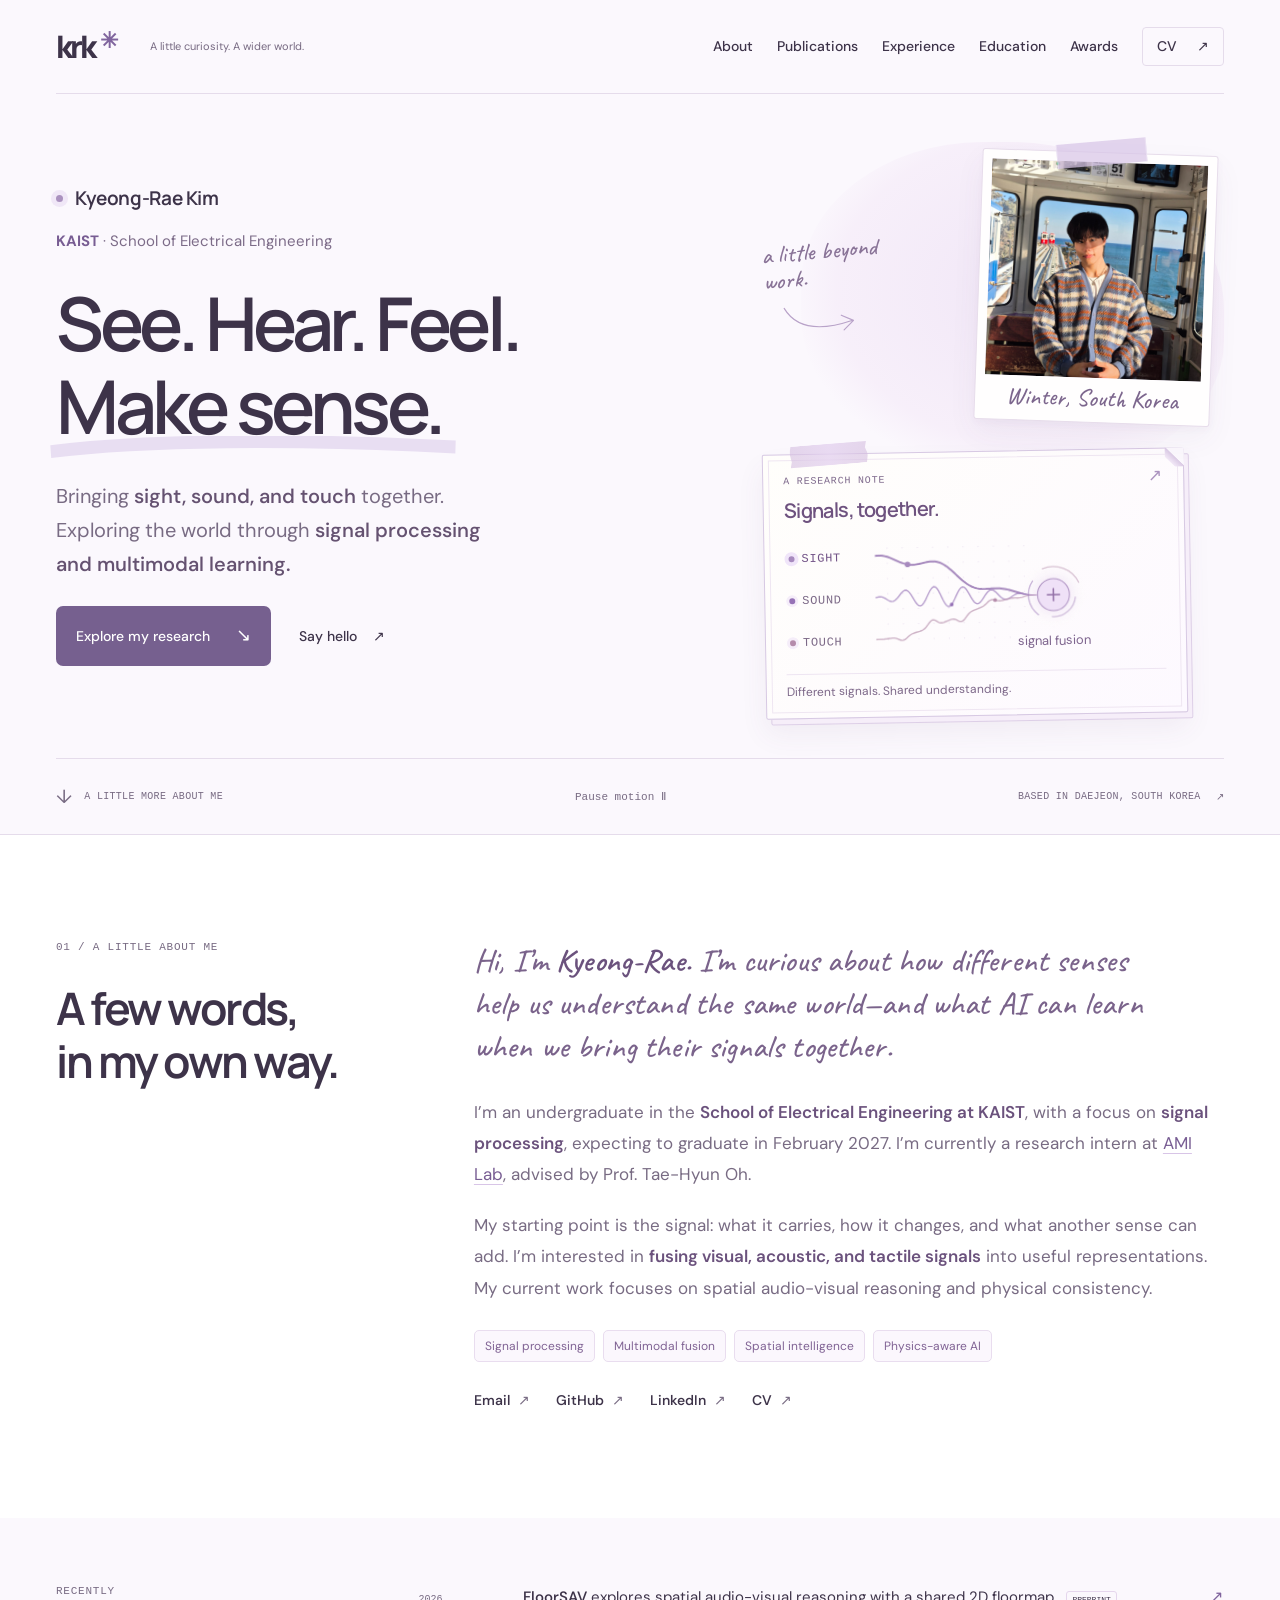
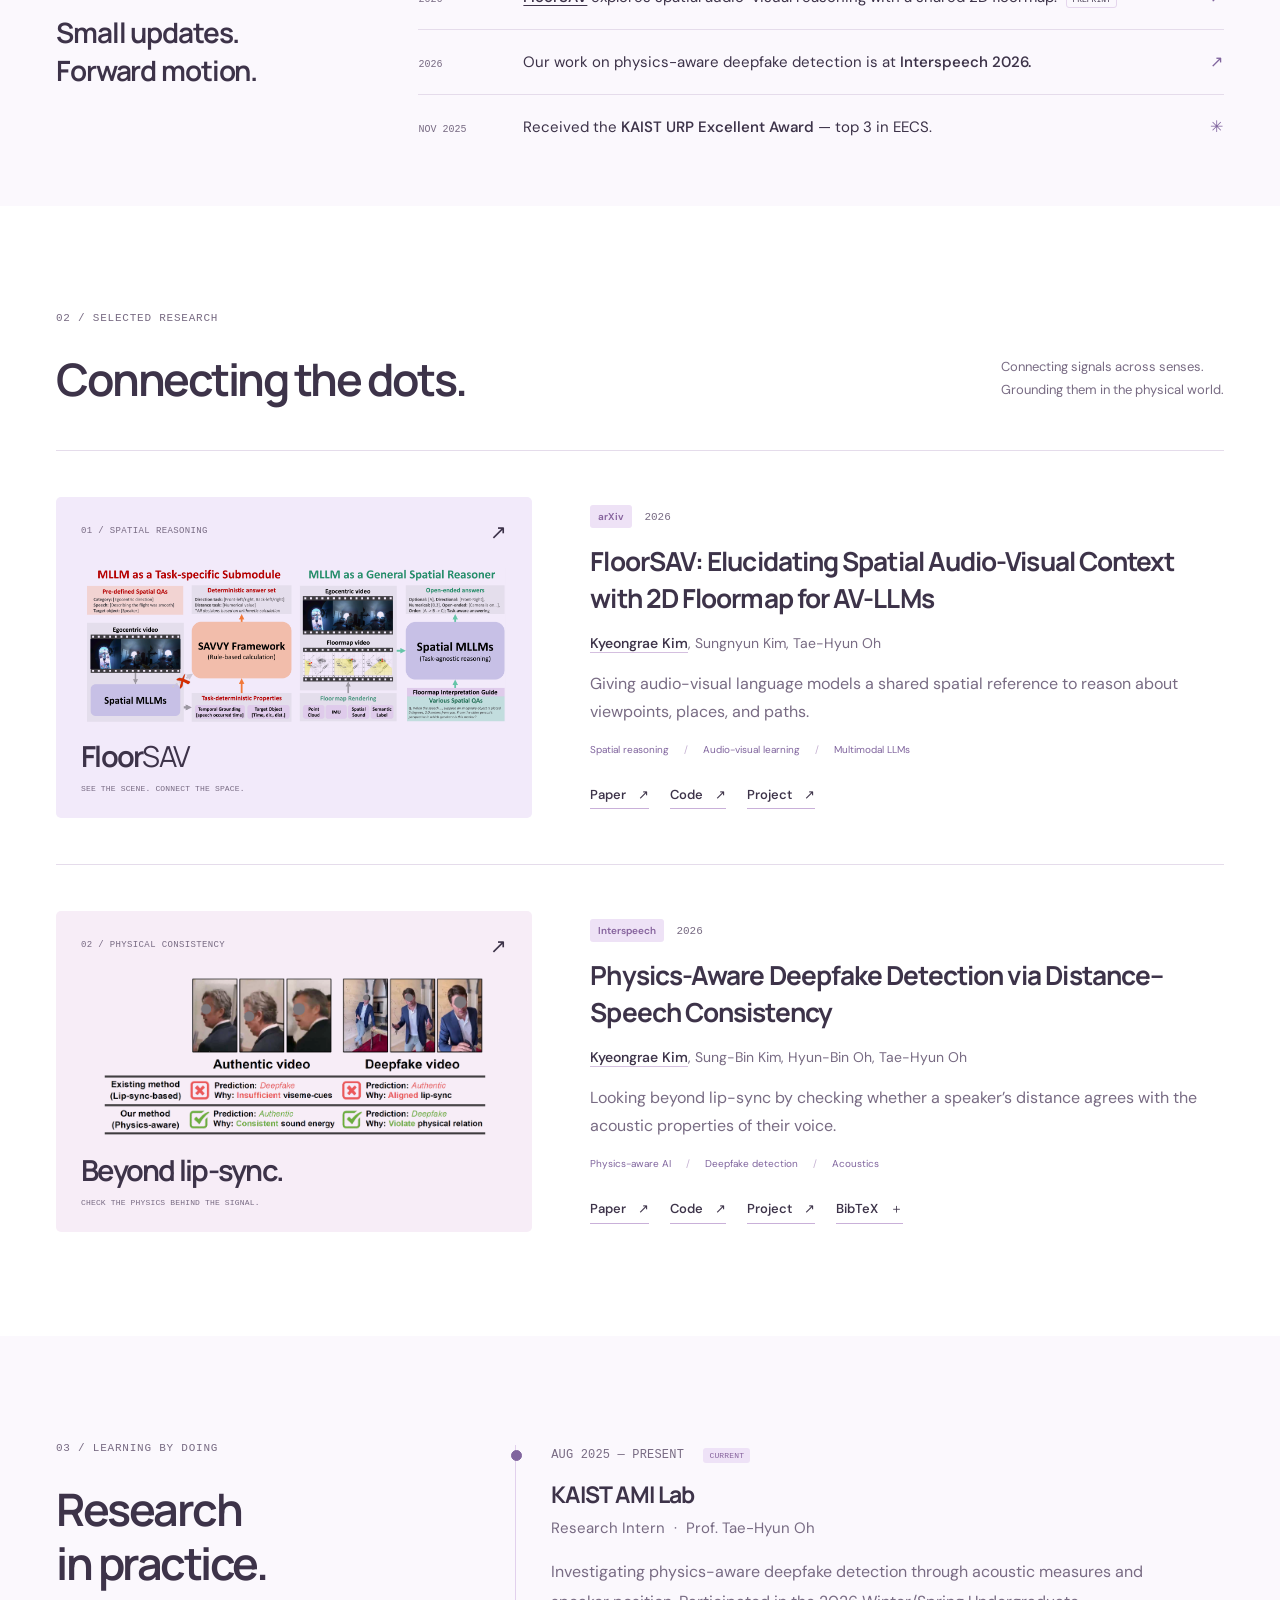
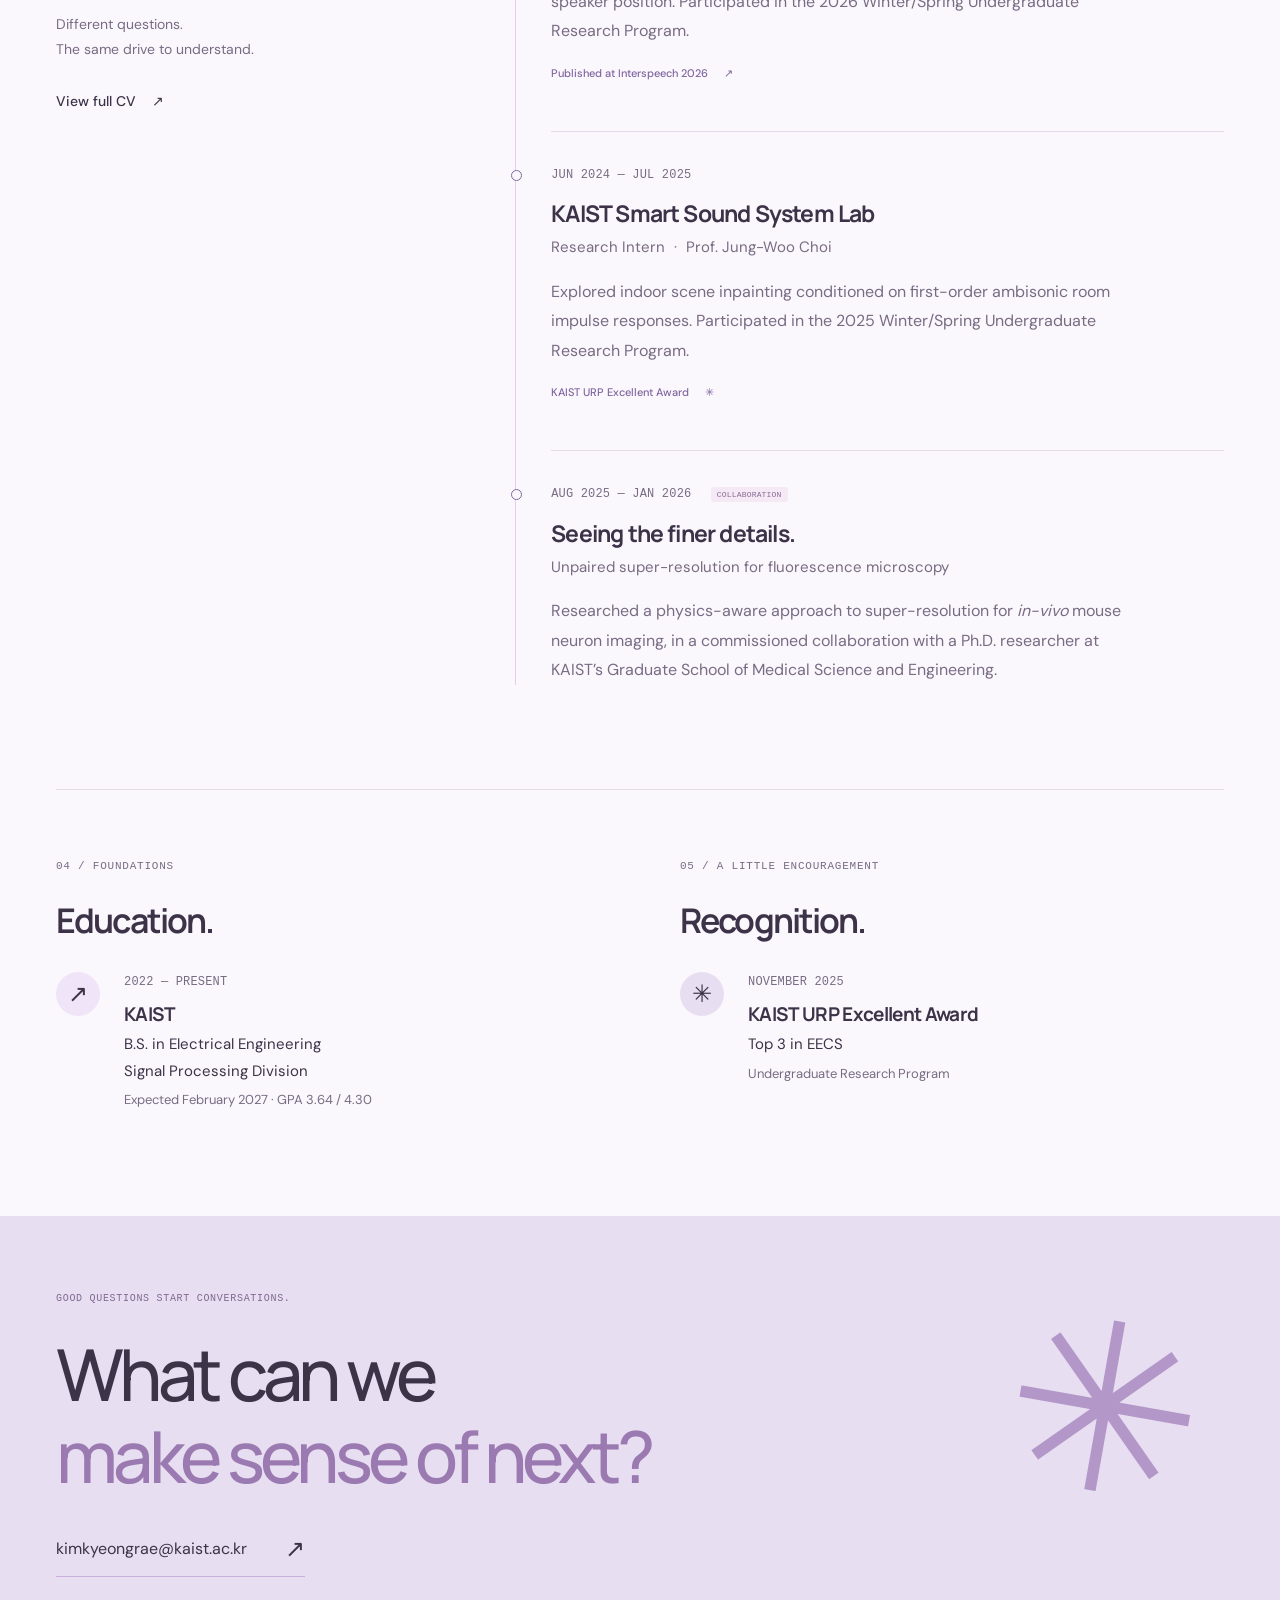
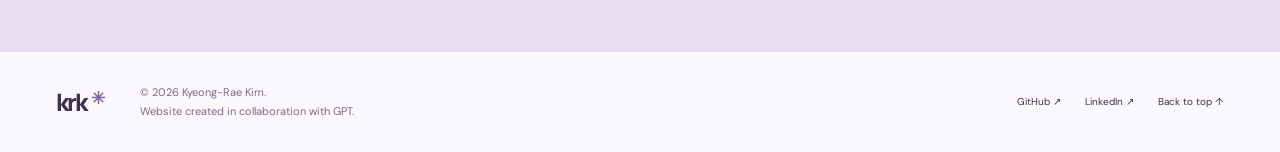
<file: index.html>
<!doctype html>
<html lang="en">
<head>
  <meta charset="utf-8">
  <meta name="viewport" content="width=device-width, initial-scale=1">
  <meta name="theme-color" content="#fbf8fd">
  <title>Kyeong-Rae Kim — See. Hear. Feel. Make sense.</title>
  <meta name="description" content="Kyeong-Rae Kim is an electrical engineering undergraduate at KAIST exploring signal processing and multimodal learning: bringing sight, sound, and touch together.">
  <link rel="canonical" href="https://byulharang.github.io/">
  <meta property="og:type" content="website">
  <meta property="og:title" content="Kyeong-Rae Kim — See. Hear. Feel. Make sense.">
  <meta property="og:description" content="Sight, sound, and touch. Exploring signal fusion and multimodal learning at KAIST’s School of Electrical Engineering.">
  <meta property="og:url" content="https://byulharang.github.io/">
  <meta property="og:image" content="https://byulharang.github.io/images/social-preview.png?v=47e1595f3db4">
  <meta name="twitter:card" content="summary_large_image">
  <link rel="icon" href="assets/favicon.svg?v=f6f7fbc74d0b" type="image/svg+xml">
  <link rel="stylesheet" href="style.css?v=6b4dd148b2b5">
  <script src="script.js?v=c03740c97e64" defer></script>
</head>
<body>
  <a class="skip-link" href="#main">Skip to content</a>
  <header class="site-header" id="top">
    <div class="shell header-inner">
      <a class="wordmark" href="#home" aria-label="Kyeong-Rae Kim, home">krk<span class="brand-star" aria-hidden="true">✳</span></a>
      <span class="header-note">A little curiosity. A wider world.</span>
      <button class="menu-toggle" type="button" aria-expanded="false" aria-controls="primary-nav">Menu <span aria-hidden="true">+</span></button>
      <nav class="primary-nav" id="primary-nav" aria-label="Main navigation">
        <a href="#about">About</a>
        <a href="#publications">Publications</a>
        <a href="#experience">Experience</a>
        <a href="#education">Education</a>
        <a href="#awards">Awards</a>
        <a class="nav-cv" href="cv.pdf" target="_blank" rel="noopener">CV <span aria-hidden="true">↗</span></a>
      </nav>
    </div>
  </header>

  <main id="main">
    <section class="hero shell" id="home" aria-labelledby="hero-title">
      <div class="hero-heading" data-hero-layer>
        <p class="eyebrow hero-name"><span class="status-dot" aria-hidden="true"></span> Kyeong-Rae Kim</p>
        <div class="hero-affiliation">
          <a href="#education"><strong>KAIST</strong> · School of Electrical Engineering</a>
        </div>
        <h1 id="hero-title"><span class="hero-senses">See. Hear. Feel.</span><span class="sense">Make sense.<svg viewBox="0 0 600 24" preserveAspectRatio="none" aria-hidden="true"><path d="M4 17C141 4 355 3 592 12"/></svg></span></h1>
        <p class="hero-description">Bringing <strong>sight, sound, and touch</strong> together.<br>Exploring the world through <strong>signal processing<br class="desktop-break"> and multimodal learning.</strong></p>
        <div class="hero-actions">
          <a class="button button-dark" href="#publications">Explore my research <span aria-hidden="true">↘</span></a>
          <a class="text-link" href="mailto:kimkyeongrae@kaist.ac.kr">Say hello <span aria-hidden="true">↗</span></a>
        </div>
      </div>
      <div class="hero-art" data-hero-layer>
        <div class="album-note" aria-hidden="true">a little beyond<br> work.<svg viewBox="0 0 110 60"><path d="M6 10Q25 49 91 33m-13-8 15 8-13 11"/></svg></div>
        <figure class="portrait hero-portrait">
          <div class="portrait-frame"><img src="profile.jpg" alt="Kyeong-Rae Kim sitting in a seaside capsule train." width="1848" height="4000" fetchpriority="high"></div>
          <figcaption>Winter, South Korea</figcaption>
        </figure>
        <div class="signal-note">
          <div class="art-topline"><span>A RESEARCH NOTE</span><span aria-hidden="true">↗</span></div>
          <h2 class="signal-note-title">Signals, together.</h2>
          <div class="signal-field" role="img" aria-label="Visual, acoustic, and tactile signals converge into a shared representation.">
            <svg class="signal-fallback" viewBox="0 0 500 190" aria-hidden="true"><g fill="none" stroke-width="2"><path d="M116 40C200 40 215 95 330 95" stroke="#a78abe"/><path d="M116 95H330" stroke="#9672b6"/><path d="M116 150C200 150 215 95 330 95" stroke="#b58cab"/></g><circle cx="351" cy="95" r="27" fill="#efe1f7" stroke="#b297c5"/><path d="M342 95h18m-9-9v18" stroke="#9270a6" stroke-width="2"/></svg>
            <canvas id="signal-canvas" aria-hidden="true"></canvas>
            <span class="signal-label label-vision"><i></i> SIGHT</span>
            <span class="signal-label label-sound"><i></i> SOUND</span>
            <span class="signal-label label-touch"><i></i> TOUCH</span>
            <span class="fusion-label">signal fusion</span>
          </div>
          <div class="art-bottomline">Different signals. Shared understanding.</div>
        </div>
      </div>
      <div class="hero-footer"><a href="#about"><span class="scroll-icon" aria-hidden="true">↓</span> A LITTLE MORE ABOUT ME</a><button class="motion-toggle" id="motion-toggle" type="button" aria-pressed="false">Pause motion Ⅱ</button><span>BASED IN DAEJEON, SOUTH KOREA <span aria-hidden="true">↗</span></span></div>
    </section>

    <section class="about-section section" id="about" aria-labelledby="about-title">
      <div class="shell about-grid">
        <div class="section-intro" data-reveal><p class="eyebrow section-label">01 / A LITTLE ABOUT ME</p><h2 id="about-title">A few words,<br> in my own way.</h2></div>
        <div class="about-copy" data-reveal>
          <p class="lead personal-note">Hi, I’m <strong>Kyeong-Rae.</strong> I’m curious about how different senses help us understand the same world—and what AI can learn when we bring their signals together.</p>
          <p>I’m an undergraduate in the <strong>School of Electrical Engineering at KAIST</strong>, with a focus on <strong>signal processing</strong>, expecting to graduate in February 2027. I’m currently a research intern at <a href="https://ami.kaist.ac.kr/" target="_blank" rel="noopener">AMI Lab</a>, advised by Prof. Tae-Hyun Oh.</p>
          <p>My starting point is the signal: what it carries, how it changes, and what another sense can add. I’m interested in <strong>fusing visual, acoustic, and tactile signals</strong> into useful representations. My current work focuses on spatial audio-visual reasoning and physical consistency.</p>
          <div class="interest-list" aria-label="Research interests"><span>Signal processing</span><span>Multimodal fusion</span><span>Spatial intelligence</span><span>Physics-aware AI</span></div>
          <div class="social-links"><a href="mailto:kimkyeongrae@kaist.ac.kr">Email <span aria-hidden="true">↗</span></a><a href="https://github.com/byulharang" target="_blank" rel="noopener">GitHub <span aria-hidden="true">↗</span></a><a href="https://www.linkedin.com/in/gyeongrae-kim" target="_blank" rel="noopener">LinkedIn <span aria-hidden="true">↗</span></a><a href="cv.pdf" target="_blank" rel="noopener">CV <span aria-hidden="true">↗</span></a></div>
        </div>

      </div>
    </section>

    <section class="news-section section" aria-labelledby="news-title">
      <div class="shell news-grid">
        <div data-reveal><p class="eyebrow section-label">RECENTLY</p><h2 id="news-title">Small updates.<br> Forward motion.</h2></div>
        <ol class="news-list">
          <li data-reveal><time datetime="2026">2026</time><p><a href="https://byulharang.github.io/FloorSAV/" target="_blank" rel="noopener">FloorSAV</a> explores spatial audio-visual reasoning with a shared 2D floormap. <span class="news-tag">PREPRINT</span></p><span aria-hidden="true">↗</span></li>
          <li data-reveal><time datetime="2026">2026</time><p>Our work on physics-aware deepfake detection is at <strong>Interspeech 2026.</strong></p><span aria-hidden="true">↗</span></li>
          <li data-reveal><time datetime="2025-11">NOV 2025</time><p>Received the <strong>KAIST URP Excellent Award</strong> — top 3 in EECS.</p><span aria-hidden="true">✳</span></li>
        </ol>
      </div>
    </section>

    <section class="publications-section section" id="publications" aria-labelledby="publications-title">
      <div class="shell">
        <div class="section-heading" data-reveal><div><p class="eyebrow section-label">02 / SELECTED RESEARCH</p><h2 id="publications-title">Connecting the dots.</h2></div><p>Connecting signals across senses.<br> Grounding them in the physical world.</p></div>
        <article class="publication" data-reveal>
          <a class="publication-visual floorsav-visual" href="https://byulharang.github.io/FloorSAV/" target="_blank" rel="noopener" aria-label="Explore the FloorSAV project">
            <div class="visual-caption"><span>01 / SPATIAL REASONING</span><span aria-hidden="true">↗</span></div>
            <img src="images/floorsav.png" width="1588" height="596" alt="FloorSAV combines first-person video, spatial audio, and a 2D floormap for audio-visual language model reasoning." loading="lazy">
            <span class="visual-wordmark">Floor<span>SAV</span><small>SEE THE SCENE. CONNECT THE SPACE.</small></span>
          </a>
          <div class="publication-copy"><p class="publication-meta"><span class="venue">arXiv</span><span>2026</span></p><h3><a href="https://arxiv.org/abs/2610.11310" target="_blank" rel="noopener">FloorSAV: Elucidating Spatial Audio-Visual Context with 2D Floormap for AV-LLMs</a></h3><p class="authors"><strong>Kyeongrae Kim</strong>, Sungnyun Kim, Tae-Hyun Oh</p><p class="publication-summary">Giving audio-visual language models a shared spatial reference to reason about viewpoints, places, and paths.</p><div class="publication-topics"><span>Spatial reasoning</span><span>Audio-visual learning</span><span>Multimodal LLMs</span></div><div class="paper-links"><a href="https://arxiv.org/abs/2610.11310" target="_blank" rel="noopener">Paper <span aria-hidden="true">↗</span></a><a href="https://github.com/byulharang/FloorSAV" target="_blank" rel="noopener">Code <span aria-hidden="true">↗</span></a><a href="https://byulharang.github.io/FloorSAV/" target="_blank" rel="noopener">Project <span aria-hidden="true">↗</span></a></div></div>
        </article>
        <article class="publication" data-reveal>
          <a class="publication-visual padd-visual" href="https://byulharang.github.io/PADD/" target="_blank" rel="noopener" aria-label="Explore the physics-aware deepfake detection project">
            <div class="visual-caption"><span>02 / PHYSICAL CONSISTENCY</span><span aria-hidden="true">↗</span></div>
            <img src="images/padd.png" width="1986" height="820" alt="Real and deepfake video examples: distance–speech consistency provides evidence when lip-sync cues alone are insufficient." loading="lazy">
            <span class="visual-wordmark">Beyond lip-sync.<small>CHECK THE PHYSICS BEHIND THE SIGNAL.</small></span>
          </a>
          <div class="publication-copy"><p class="publication-meta"><span class="venue">Interspeech</span><span>2026</span></p><h3><a href="https://www.isca-archive.org/interspeech_2026/kim26m_interspeech.pdf" target="_blank" rel="noopener">Physics-Aware Deepfake Detection via Distance–Speech Consistency</a></h3><p class="authors"><strong>Kyeongrae Kim</strong>, Sung-Bin Kim, Hyun-Bin Oh, Tae-Hyun Oh</p><p class="publication-summary">Looking beyond lip-sync by checking whether a speaker’s distance agrees with the acoustic properties of their voice.</p><div class="publication-topics"><span>Physics-aware AI</span><span>Deepfake detection</span><span>Acoustics</span></div><div class="paper-links"><a href="https://www.isca-archive.org/interspeech_2026/kim26m_interspeech.pdf" target="_blank" rel="noopener">Paper <span aria-hidden="true">↗</span></a><a href="https://github.com/byulharang/PADD" target="_blank" rel="noopener">Code <span aria-hidden="true">↗</span></a><a href="https://byulharang.github.io/PADD/" target="_blank" rel="noopener">Project <span aria-hidden="true">↗</span></a><button class="citation-button" type="button" data-citation="padd-citation">BibTeX <span aria-hidden="true">＋</span></button></div><pre class="citation" id="padd-citation" hidden><code>@inproceedings{kim2026physics,
  title     = {Physics-Aware Deepfake Detection via Distance--Speech Consistency},
  author    = {Kim, Kyeongrae and Kim, Sung-Bin and Oh, Hyun-Bin and Oh, Tae-Hyun},
  booktitle = {Proc. Interspeech 2026},
  year      = {2026},
  pages     = {2424--2428},
  doi       = {10.21437/Interspeech.2026-1541}
}</code></pre></div>
        </article>
      </div>
    </section>

    <section class="experience-section section" id="experience" aria-labelledby="experience-title">
      <div class="shell experience-grid">
        <div class="experience-intro" data-reveal><p class="eyebrow section-label">03 / LEARNING BY DOING</p><h2 id="experience-title">Research<br> in practice.</h2><p>Different questions.<br> The same drive to understand.</p><a class="text-link" href="cv.pdf" target="_blank" rel="noopener">View full CV <span aria-hidden="true">↗</span></a></div>
        <div class="timeline">
          <article class="timeline-item" data-reveal><p class="timeline-date">AUG 2025 — PRESENT <span class="current-tag">CURRENT</span></p><h3>KAIST AMI Lab</h3><p class="role">Research Intern <span>·</span> Prof. Tae-Hyun Oh</p><p>Investigating physics-aware deepfake detection through acoustic measures and speaker position. Participated in the 2026 Winter/Spring Undergraduate Research Program.</p><a class="inline-result" href="https://byulharang.github.io/PADD/" target="_blank" rel="noopener">Published at Interspeech 2026 <span aria-hidden="true">↗</span></a></article>
          <article class="timeline-item" data-reveal><p class="timeline-date">JUN 2024 — JUL 2025</p><h3>KAIST Smart Sound System Lab</h3><p class="role">Research Intern <span>·</span> Prof. Jung-Woo Choi</p><p>Explored indoor scene inpainting conditioned on first-order ambisonic room impulse responses. Participated in the 2025 Winter/Spring Undergraduate Research Program.</p><p class="inline-result">KAIST URP Excellent Award <span aria-hidden="true">✳</span></p></article>
          <article class="timeline-item" data-reveal><p class="timeline-date">AUG 2025 — JAN 2026 <span class="project-tag">COLLABORATION</span></p><h3>Seeing the finer details.</h3><p class="role">Unpaired super-resolution for fluorescence microscopy</p><p>Researched a physics-aware approach to super-resolution for <em>in-vivo</em> mouse neuron imaging, in a commissioned collaboration with a Ph.D. researcher at KAIST’s Graduate School of Medical Science and Engineering.</p></article>
        </div>
      </div>
    </section>

    <div class="credentials-section section">
      <div class="shell credentials-grid">
        <section id="education" aria-labelledby="education-title" data-reveal><p class="eyebrow section-label">04 / FOUNDATIONS</p><h2 id="education-title">Education.</h2><div class="credential"><span class="credential-symbol" aria-hidden="true">↗</span><div><p class="timeline-date">2022 — PRESENT</p><h3>KAIST</h3><p>B.S. in Electrical Engineering</p><p>Signal Processing Division</p><p class="credential-detail">Expected February 2027 · GPA 3.64 / 4.30</p></div></div></section>
        <section id="awards" aria-labelledby="awards-title" data-reveal><p class="eyebrow section-label">05 / A LITTLE ENCOURAGEMENT</p><h2 id="awards-title">Recognition.</h2><div class="credential"><span class="credential-symbol award-symbol" aria-hidden="true">✳</span><div><p class="timeline-date">NOVEMBER 2025</p><h3>KAIST URP Excellent Award</h3><p>Top 3 in EECS</p><p class="credential-detail">Undergraduate Research Program</p></div></div></section>
      </div>
    </div>

    <section class="contact-section" id="contact" aria-labelledby="contact-title">
      <div class="shell contact-inner" data-reveal><p class="eyebrow">GOOD QUESTIONS START CONVERSATIONS.</p><h2 id="contact-title">What can we<br><span>make sense of next?</span></h2><a class="contact-email" href="mailto:kimkyeongrae@kaist.ac.kr">kimkyeongrae@kaist.ac.kr <span aria-hidden="true">↗</span></a><span class="contact-star" aria-hidden="true">✳</span></div>
    </section>
  </main>
  <footer class="site-footer"><div class="shell footer-inner"><a class="wordmark" href="#home" aria-label="Back to top">krk<span class="brand-star" aria-hidden="true">✳</span></a><p class="footer-credit">© <span id="copyright-year">2026</span> Kyeong-Rae Kim.<span class="collaboration-credit">Website created in collaboration with GPT.</span></p><div><a href="https://github.com/byulharang" target="_blank" rel="noopener">GitHub ↗</a><a href="https://www.linkedin.com/in/gyeongrae-kim" target="_blank" rel="noopener">LinkedIn ↗</a><a href="#home">Back to top ↑</a></div></div></footer>
</body>
</html>
</file>
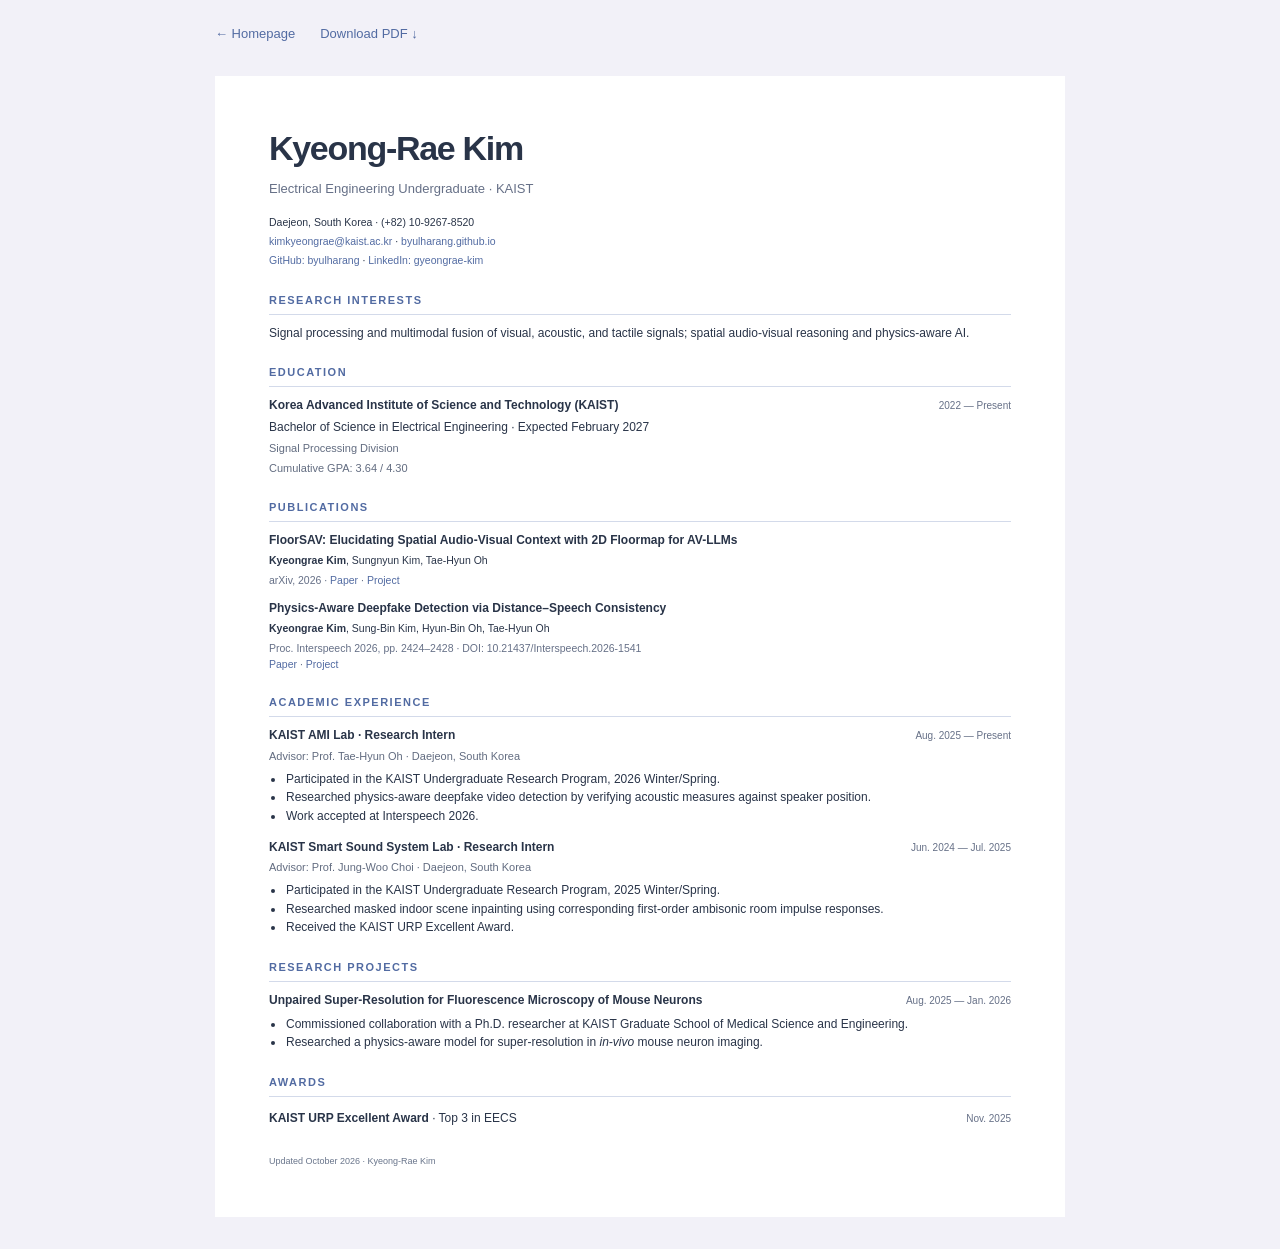
<file: cv.html>
<!doctype html>
<html lang="en">
<head>
  <meta charset="utf-8">
  <meta name="viewport" content="width=device-width, initial-scale=1">
  <title>Kyeong-Rae Kim — Curriculum Vitae</title>
  <link rel="icon" href="assets/favicon.svg" type="image/svg+xml">
  <style>
    * { box-sizing: border-box; }
    body { margin: 0; color: #293448; background: #f2f1f8; font: 12px/1.55 Arial, sans-serif; }
    main { max-width: 850px; margin: 32px auto; background: white; padding: 46px 54px; }
    h1 { margin: 0 0 4px; font-size: 34px; letter-spacing: -1.3px; }
    .subtitle { font-size: 13px; color: #667087; margin-bottom: 14px; }
    a { color: #526ba2; text-decoration: none; }
    p { margin: 3px 0; }
    .contact { font-size: 10.5px; line-height: 1.8; }
    h2 { font-size: 11px; letter-spacing: 1.5px; text-transform: uppercase; border-bottom: 1px solid #d3daea; padding-bottom: 5px; margin: 22px 0 9px; color: #526ba2; }
    h3 { font-size: 12px; margin: 0; }
    .row { display: flex; justify-content: space-between; align-items: baseline; gap: 12px; }
    .date { flex-shrink: 0; font-size: 10px; color: #667087; }
    .detail { color: #626c80; font-size: 11px; }
    .entry + .entry { margin-top: 12px; }
    ul { margin: 5px 0 0; padding-left: 16px; }
    li { padding-left: 1px; }
    .publication-title { font-weight: 700; }
    .publication { margin: 0 0 11px; }
    .publication .authors { font-size: 10.5px; margin-top: 2px; }
    .publication .venue { font-size: 10.5px; color: #667087; }
    .screen-actions { max-width: 850px; margin: 24px auto 0; display: flex; gap: 25px; font-size: 13px; }
    .footer { margin-top: 24px; font-size: 9px; color: #69758b; }
    @page { size: A4; margin: 14mm 16mm; }
    @media print {
      body { background: white; font-size: 10px; line-height: 1.45; }
      main { margin: 0; padding: 0; max-width: none; }
      .screen-actions { display: none; }
      h1 { font-size: 29px; }
      .subtitle { font-size: 11px; margin-bottom: 9px; }
      .contact { font-size: 9px; }
      h2 { margin-top: 15px; font-size: 10px; }
      h3 { font-size: 10.5px; }
      .detail, .date { font-size: 9px; }
      .publication .authors, .publication .venue { font-size: 9px; }
      .entry, .publication { break-inside: avoid; }
      .footer { margin-top: 16px; }
    }
    @media (max-width: 600px) { main { margin: 16px; padding: 25px; } .screen-actions { margin-inline: 20px; } .row { flex-direction: column; gap: 0; } }
  </style>
</head>
<body>
  <nav class="screen-actions" aria-label="CV navigation"><a href="index.html">← Homepage</a><a href="cv.pdf" download>Download PDF ↓</a></nav>
  <main>
    <header><h1>Kyeong-Rae Kim</h1><p class="subtitle">Electrical Engineering Undergraduate · KAIST</p><p class="contact">Daejeon, South Korea · (+82) 10-9267-8520<br><a href="mailto:kimkyeongrae@kaist.ac.kr">kimkyeongrae@kaist.ac.kr</a> · <a href="https://byulharang.github.io/">byulharang.github.io</a><br><a href="https://github.com/byulharang">GitHub: byulharang</a> · <a href="https://www.linkedin.com/in/gyeongrae-kim">LinkedIn: gyeongrae-kim</a></p></header>
    <section><h2>Research interests</h2><p>Signal processing and multimodal fusion of visual, acoustic, and tactile signals; spatial audio-visual reasoning and physics-aware AI.</p></section>
    <section><h2>Education</h2><div class="row"><h3>Korea Advanced Institute of Science and Technology (KAIST)</h3><span class="date">2022 — Present</span></div><p>Bachelor of Science in Electrical Engineering · Expected February 2027</p><p class="detail">Signal Processing Division</p><p class="detail">Cumulative GPA: 3.64 / 4.30</p></section>
    <section><h2>Publications</h2><div class="publication"><p class="publication-title">FloorSAV: Elucidating Spatial Audio-Visual Context with 2D Floormap for AV-LLMs</p><p class="authors"><strong>Kyeongrae Kim</strong>, Sungnyun Kim, Tae-Hyun Oh</p><p class="venue">arXiv, 2026 · <a href="https://arxiv.org/abs/2610.11310">Paper</a> · <a href="https://byulharang.github.io/FloorSAV/">Project</a></p></div><div class="publication"><p class="publication-title">Physics-Aware Deepfake Detection via Distance–Speech Consistency</p><p class="authors"><strong>Kyeongrae Kim</strong>, Sung-Bin Kim, Hyun-Bin Oh, Tae-Hyun Oh</p><p class="venue">Proc. Interspeech 2026, pp. 2424–2428 · DOI: 10.21437/Interspeech.2026-1541<br><a href="https://www.isca-archive.org/interspeech_2026/kim26m_interspeech.pdf">Paper</a> · <a href="https://byulharang.github.io/PADD/">Project</a></p></div></section>
    <section><h2>Academic experience</h2><article class="entry"><div class="row"><h3>KAIST AMI Lab · Research Intern</h3><span class="date">Aug. 2025 — Present</span></div><p class="detail">Advisor: Prof. Tae-Hyun Oh · Daejeon, South Korea</p><ul><li>Participated in the KAIST Undergraduate Research Program, 2026 Winter/Spring.</li><li>Researched physics-aware deepfake video detection by verifying acoustic measures against speaker position.</li><li>Work accepted at Interspeech 2026.</li></ul></article><article class="entry"><div class="row"><h3>KAIST Smart Sound System Lab · Research Intern</h3><span class="date">Jun. 2024 — Jul. 2025</span></div><p class="detail">Advisor: Prof. Jung-Woo Choi · Daejeon, South Korea</p><ul><li>Participated in the KAIST Undergraduate Research Program, 2025 Winter/Spring.</li><li>Researched masked indoor scene inpainting using corresponding first-order ambisonic room impulse responses.</li><li>Received the KAIST URP Excellent Award.</li></ul></article></section>
    <section><h2>Research projects</h2><article class="entry"><div class="row"><h3>Unpaired Super-Resolution for Fluorescence Microscopy of Mouse Neurons</h3><span class="date">Aug. 2025 — Jan. 2026</span></div><ul><li>Commissioned collaboration with a Ph.D. researcher at KAIST Graduate School of Medical Science and Engineering.</li><li>Researched a physics-aware model for super-resolution in <em>in-vivo</em> mouse neuron imaging.</li></ul></article></section>
    <section><h2>Awards</h2><div class="row"><p><strong>KAIST URP Excellent Award</strong> · Top 3 in EECS</p><span class="date">Nov. 2025</span></div></section>
    <p class="footer">Updated October 2026 · Kyeong-Rae Kim</p>
  </main>
</body>
</html>
</file>
<file: style.css>
@font-face { font-family: 'Manrope'; font-style: normal; font-weight: 400 800; font-display: swap; src: url('assets/fonts/manrope-latin.woff2') format('woff2'); }
@font-face { font-family: 'DM Sans'; font-style: normal; font-weight: 400 700; font-display: swap; src: url('assets/fonts/dm-sans-latin.woff2') format('woff2'); }
@font-face { font-family: 'Caveat'; font-style: normal; font-weight: 400 700; font-display: swap; src: url('assets/fonts/caveat-latin.woff2') format('woff2'); }
:root {
  --paper: #fbf8fd;
  --white: #fff;
  --ink: #3d3349;
  --muted: #786b83;
  --line: #e5dceb;
  --accent: #e8def2;
  --purple: #80659e;
  --rose: #b392b1;
  --heading: 'Manrope', Arial, sans-serif;
  --body: 'DM Sans', Arial, sans-serif;
  --hand: 'Caveat', 'Segoe Print', cursive;
  --mono: 'SFMono-Regular', Consolas, 'Liberation Mono', monospace;
}
* { box-sizing: border-box; }
html { scroll-behavior: smooth; scroll-padding-top: 110px; }
body { margin: 0; background: var(--paper); color: var(--ink); font: 16px/1.75 var(--body); -webkit-font-smoothing: antialiased; }
::selection { background: var(--accent); color: var(--ink); }
a { color: inherit; text-decoration: none; }
button { font: inherit; color: inherit; }
a, button { -webkit-tap-highlight-color: transparent; }
a:focus-visible, button:focus-visible { outline: 2px solid var(--purple); outline-offset: 6px; }
button { cursor: pointer; }
img { max-width: 100%; height: auto; display: block; }
svg { display: block; }
[hidden] { display: none !important; }
h1, h2, h3, p, figure { margin: 0; }
h1, h2, h3 { font-family: var(--heading); }
h2 { font-size: clamp(32px, 3.5vw, 46px); font-weight: 650; letter-spacing: -.055em; line-height: 1.2; }
h3 { font-weight: 700; letter-spacing: -.035em; line-height: 1.4; }
.shell { width: min(1240px, calc(100% - 112px)); margin-inline: auto; }
.section { padding-block: 104px; }
.eyebrow { font: 500 11px/1.6 var(--mono); letter-spacing: .07em; }
.section-label { margin-bottom: 24px; color: var(--muted); }
.skip-link { position: fixed; z-index: 100; top: 12px; left: 12px; padding: 12px 20px; color: var(--ink); background: var(--accent); transform: translateY(-150%); }
.skip-link:focus { transform: translateY(0); }
.site-header { height: 94px; position: sticky; z-index: 30; top: 0; background: rgba(251,248,253,.96); transition: box-shadow .3s, background .3s; }
.site-header.scrolled { background: rgba(251,248,253,.94); backdrop-filter: blur(16px); box-shadow: 0 1px 0 var(--line); }
.header-inner { height: 100%; display: flex; align-items: center; gap: 32px; border-bottom: 1px solid var(--line); }
.wordmark { font-family: var(--heading); font-size: 31px; letter-spacing: -.09em; font-weight: 800; line-height: 1; display: inline-flex; align-items: flex-start; }
.brand-star { display: inline-block; margin-left: 5px; color: var(--purple); font-size: 22px; line-height: .9; letter-spacing: 0; }
.header-note { font-size: 11px; color: var(--muted); margin-right: auto; }
.primary-nav { display: flex; align-items: center; gap: 24px; }
.primary-nav > a { font-size: 14px; font-weight: 500; transition: color .2s; position: relative; padding: 8px 0; }
.primary-nav > a:hover, .primary-nav > a[aria-current] { color: var(--purple); }
.primary-nav > a[aria-current]::after { content: ''; position: absolute; bottom: 0; left: 0; right: 0; height: 2px; background: var(--purple); }
.primary-nav .nav-cv { border: 1px solid var(--line); border-radius: 4px; padding: 6px 14px; display: flex; gap: 20px; }
.nav-cv:hover { background: var(--accent); border-color: var(--accent); }
.menu-toggle { display: none; }
.hero { padding-top: 48px; display: grid; grid-template-columns: minmax(0, 1.15fr) minmax(0, 1fr); column-gap: 56px; align-items: center; position: relative; }
.hero > *, .about-grid > *, .publication > *, .experience-grid > *, .credentials-grid > * { min-width: 0; }
.hero-heading { position: relative; z-index: 2; padding-bottom: 18px; }
.hero .eyebrow { display: flex; align-items: center; gap: 12px; }
.hero-name { font: 650 19px/1.5 var(--heading); letter-spacing: -.02em; }
.status-dot { width: 7px; height: 7px; background: #aa91bf; border-radius: 50%; box-shadow: 0 0 0 5px #f0e7f7; flex-shrink: 0; }
.hero-affiliation { display: grid; gap: 3px; margin-top: 16px; font-size: 15px; color: #7c6b88; line-height: 1.6; }
.hero-affiliation a { width: fit-content; }
.hero-affiliation a:hover { text-decoration: underline; text-underline-offset: 4px; }
.hero-affiliation strong { color: #785d93; font-weight: 700; }
h1 { font-size: clamp(58px, 5.8vw, 82px); line-height: 1.12; font-weight: 600; letter-spacing: -.06em; margin: 28px 0 32px; }
.hero-senses { display: block; white-space: nowrap; }
.sense { position: relative; white-space: nowrap; }
.sense svg { position: absolute; z-index: -1; width: 107%; height: 22px; bottom: -2px; left: -2%; }
.sense path { stroke: var(--accent); stroke-width: 14px; fill: none; }
.hero-description { color: var(--muted); font-size: 20px; line-height: 1.7; }
.hero-description strong { color: #655271; font-weight: 550; }
.hero-actions { display: flex; align-items: center; flex-wrap: wrap; gap: 20px 28px; margin-top: 25px; }
.button { display: inline-flex; align-items: center; gap: 26px; border-radius: 7px; font-size: 14px; font-weight: 500; padding: 14px 20px; transition: background .2s, transform .2s; }
.button-dark { background: #76608f; color: var(--white); }
.button-dark:hover { background: #634e7c; transform: translateY(-2px); }
.button span { font-size: 18px; }
.text-link { font-size: 14px; font-weight: 500; display: inline-flex; gap: 16px; align-items: center; }
.text-link:hover { text-decoration: underline; text-underline-offset: 5px; }
.hero-art { position: relative; display: grid; grid-template-columns: minmax(0, 1fr) auto; align-items: center; gap: 28px 14px; width: 100%; max-width: 470px; padding: 10px; margin: 0 0 0 auto; isolation: isolate; }
.hero-art::before { content: ''; position: absolute; width: 90%; height: 330px; top: 0; right: 0; border-radius: 43% 51% 40% 48%; background: radial-gradient(ellipse at 55% 45%, #eee2f5 0, #f6edf9 60%, transparent 74%); opacity: .8; z-index: -1; }
.portrait { margin: 0; }
.hero-portrait { position: relative; grid-column: 2; width: 236px; max-width: 100%; background: #fffefe; padding: 9px 9px 0; border: 1px solid #e7ddeb; box-shadow: 0 12px 30px #6048720e, 1px 3px 7px #60487208; border-radius: 3px; transform: rotate(2deg); z-index: 1; }
.hero-portrait::before { content: ''; position: absolute; z-index: 2; width: 88px; height: 24px; top: -12px; left: calc(50% - 44px); background: #d8c5e8b5; border-left: 1px solid #f4edf980; border-right: 1px solid #f4edf980; transform: rotate(-7deg); }
.portrait-frame { position: relative; aspect-ratio: 1 / 1; overflow: hidden; background: #f1eaf6; }
.portrait-frame img { position: absolute; inset: 0; width: 100%; height: 100%; object-fit: cover; object-position: 50% 56%; }
.portrait figcaption { display: flex; justify-content: center; align-items: center; min-height: 44px; padding: 1px 2px 4px; font: 500 24px/1.2 var(--hand); color: #7c668d; white-space: nowrap; }
.album-note { grid-column: 1; color: #897397; font: 500 24px/1.1 var(--hand); transform: rotate(-5deg); }
.album-note svg { width: 86px; height: 50px; margin: 5px 0 0 14px; fill: none; stroke: #b9a3c9; stroke-width: 1.5; stroke-linecap: round; stroke-linejoin: round; }
.signal-note { position: relative; grid-column: 1 / -1; width: 100%; max-width: 422px; min-width: 0; padding: 18px 20px 17px; background: linear-gradient(135deg, #fffefb, #fdf9ff); border: 1px solid #d7c9e3; outline: 1px solid #efe6f2; outline-offset: -7px; box-shadow: 5px 6px 0 -1px #f6eef9, 5px 6px 0 0 #ddcfe7, 0 15px 28px #60487212; border-radius: 2px; transform: rotate(-1deg); }
.signal-note::before { content: ''; position: absolute; top: -11px; left: 27px; width: 78px; height: 22px; background: linear-gradient(90deg, #d4bddf99, #e4d2efc9, #d4bddf99); clip-path: polygon(2% 0, 99% 3%, 97% 31%, 100% 62%, 98% 100%, 0 97%, 2% 70%, 0 30%); transform: rotate(-4deg); pointer-events: none; }
.signal-note::after { content: ''; position: absolute; top: -1px; right: -1px; width: 19px; height: 19px; background: linear-gradient(225deg, var(--paper) 0 46%, #dbcbe5 49%, #f2e8f7 73%, transparent 75%); pointer-events: none; }
.art-topline { display: flex; align-items: center; justify-content: space-between; color: #7d688b; font: 10px/1.5 var(--mono); letter-spacing: .08em; }
.art-topline > span:last-child { font: 17px/1 var(--body); color: #ab92bf; }
.signal-note-title { font-size: 20px; letter-spacing: -.03em; line-height: 1.3; margin-top: 8px; color: #6e527f; font-weight: 600; }
.signal-field { height: 150px; position: relative; margin-top: 0; }
#signal-canvas, .signal-fallback { width: 100%; height: 100%; position: absolute; inset: 0; }
.signal-field.canvas-ready .signal-fallback { display: none; }
.signal-label { position: absolute; left: 4px; font: 500 12px/1.5 var(--mono); letter-spacing: .055em; display: flex; gap: 7px; align-items: center; color: #7c6987; transition: color .4s; }
.signal-label i { width: 6px; height: 6px; border-radius: 50%; background: var(--signal); box-shadow: 0 0 0 3px #f5edf9; }
.label-vision { --signal: #a78abe; top: 17%; }
.label-sound { --signal: #9672b6; top: 45%; }
.label-touch { --signal: #b58cab; top: 73%; }
.signal-label.is-active { color: #725387; }
.signal-label.is-active i { box-shadow: 0 0 0 4px #f0e5f9; }
.fusion-label { position: absolute; left: 61%; top: 75%; font: 13px/1.3 var(--body); color: #7f668f; white-space: nowrap; }
.art-bottomline { color: #7d6889; font-size: 12px; line-height: 1.5; padding-top: 8px; border-top: 1px solid #eee5f2; }
.hero-footer { grid-column: 1/-1; width: 100%; display: flex; flex-wrap: wrap; gap: 16px; align-self: end; align-items: center; justify-content: space-between; border-top: 1px solid var(--line); padding: 22px 0; margin-top: 32px; color: var(--muted); font: 10px var(--mono); letter-spacing: .03em; }
.hero-footer a { display: flex; align-items: center; gap: 12px; }
.hero-footer > span { display: flex; gap: 15px; }
.scroll-icon { font: 19px var(--body); }
.motion-toggle { display: none; padding: 9px 4px; border: 0; background: transparent; font: 11px var(--mono); color: var(--muted); }
.js .motion-toggle { display: inline-block; }
.motion-toggle:hover { color: var(--ink); }
.motion-toggle:disabled { cursor: default; }
.about-section { border-top: 1px solid var(--line); background: var(--white); }
.about-grid { display: grid; grid-template-columns: .8fr 1.75fr; gap: 75px; align-items: start; }
.about-copy { font-size: 17px; line-height: 1.85; max-width: 760px; }
.about-copy .personal-note { font: 500 32px/1.35 var(--hand); letter-spacing: .005em; margin-bottom: 28px; color: #7a638b; max-width: 700px; }
.about-copy > p + p { margin-top: 19px; color: var(--muted); }
.about-copy strong { font-weight: 600; color: #6b527d; }
.about-copy .personal-note strong { font-weight: 600; }
.about-copy p a { color: #785d93; text-decoration: underline; text-underline-offset: 4px; text-decoration-color: #d8c5e7; }
.interest-list { display: flex; flex-wrap: wrap; gap: 8px; margin-top: 26px; }
.interest-list span { border: 1px solid #e9ddef; background: #fbf7fd; border-radius: 5px; padding: 4px 10px; font-size: 12px; color: #806394; }
.social-links { display: flex; flex-wrap: wrap; gap: 26px; margin-top: 26px; font-size: 14px; font-weight: 550; }
.social-links span { margin-left: 4px; color: var(--muted); }
.social-links a:hover { text-decoration: underline; text-underline-offset: 4px; }
.news-section { padding-block: 65px; }
.news-grid { display: grid; grid-template-columns: .8fr 2.05fr; gap: 48px; }
.news-grid h2 { font-size: 28px; line-height: 1.35; letter-spacing: -.04em; }
.news-grid .section-label { margin-bottom: 13px; }
.news-list { list-style: none; padding: 0; margin: 0; }
.news-list li { display: grid; grid-template-columns: 85px 1fr 14px; gap: 20px; padding: 18px 0; border-bottom: 1px solid var(--line); align-items: baseline; }
.news-list li:first-child { padding-top: 0; }
.news-list li:last-child { border-bottom: 0; padding-bottom: 0; }
.news-list time { font: 10px/1.6 var(--mono); color: var(--muted); }
.news-list p { font-size: 15px; line-height: 1.8; }
.news-list strong, .news-list p > a { font-weight: 550; }
.news-list a { text-decoration: underline; text-underline-offset: 3px; }
.news-list li > span { color: var(--purple); }
.news-tag { font: 8px var(--mono); border: 1px solid #e5d6ed; border-radius: 3px; padding: 3px 5px; margin-left: 5px; white-space: nowrap; }
.publications-section { background: var(--white); }
.section-heading { display: flex; justify-content: space-between; align-items: end; padding-bottom: 44px; border-bottom: 1px solid var(--line); }
.section-heading > p { font-size: 13px; color: var(--muted); padding-bottom: 4px; }
.publication { display: grid; grid-template-columns: 1fr 1.33fr; gap: 58px; padding-block: 46px; border-bottom: 1px solid var(--line); align-items: center; }
.publication:last-child { padding-bottom: 0; border-bottom: 0; }
.publication-visual { align-self: stretch; display: flex; flex-direction: column; justify-content: space-between; padding: 22px 25px; border-radius: 5px; overflow: hidden; position: relative; min-height: 310px; transition: transform .3s; }
.publication-visual:hover { transform: translateY(-4px); }
.floorsav-visual { background: #f2eafa; }
.padd-visual { background: #f7edf7; }
.visual-caption { display: flex; justify-content: space-between; align-items: center; color: var(--muted); font: 9px/1.5 var(--mono); letter-spacing: .04em; }
.visual-caption span:last-child { font: 20px var(--body); color: var(--ink); }
.publication-visual img { width: 100%; height: 160px; object-fit: contain; margin-block: 18px; mix-blend-mode: multiply; }
.visual-wordmark { font: 650 29px/1.1 var(--heading); letter-spacing: -.06em; }
.visual-wordmark > span { font-weight: 400; }
.visual-wordmark small { display: block; font: 8px/1.8 var(--mono); letter-spacing: .02em; color: var(--muted); margin-top: 9px; }
.publication-meta { display: flex; align-items: center; gap: 12px; font: 11px var(--mono); color: var(--muted); margin-bottom: 15px; }
.venue { background: #eee2f6; color: #86639d; padding: 5px 8px; border-radius: 3px; font: 600 10px var(--body); }
.publication h3 { font-size: clamp(21px, 2.05vw, 27px); line-height: 1.4; max-width: 620px; }
.publication h3 a:hover { color: var(--purple); }
.authors { font-size: 14px; color: var(--muted); margin-top: 14px; }
.authors strong { font-weight: 550; color: var(--ink); border-bottom: 1px solid #d4bfdf; }
.publication-summary { margin-top: 15px; font-size: 16px; color: var(--muted); line-height: 1.75; }
.publication-topics { display: flex; flex-wrap: wrap; gap: 7px 15px; margin-top: 15px; font-size: 10px; color: var(--purple); }
.publication-topics span + span::before { content: '/'; margin-right: 15px; color: #c4b0d1; }
.paper-links { display: flex; flex-wrap: wrap; gap: 21px; margin-top: 23px; }
.paper-links a, .citation-button { display: inline-flex; gap: 12px; align-items: center; font: 550 13px/1.6 var(--body); padding: 3px 0; background: transparent; border: 0; border-bottom: 1px solid #c9b0d9; }
.paper-links a:hover, .citation-button:hover { color: var(--purple); border-color: var(--purple); }
.citation-button { display: none; }
.js .citation-button { display: inline-flex; }
.citation { white-space: pre-wrap; overflow-wrap: anywhere; max-width: 100%; background: var(--paper); border: 1px solid var(--line); border-radius: 4px; margin-top: 20px; padding: 18px; font: 11px/1.6 var(--mono); }
.experience-grid { display: grid; grid-template-columns: 1fr 1.85fr; gap: 76px; }
.experience-intro { align-self: start; position: sticky; top: 140px; }
.experience-intro > p:not(.eyebrow) { color: var(--muted); font-size: 14px; margin-top: 23px; }
.experience-intro .text-link { margin-top: 28px; }
.timeline { border-left: 1px solid #e2d1ed; padding-left: 35px; margin-top: 5px; }
.timeline-item { position: relative; padding-bottom: 45px; margin-bottom: 33px; border-bottom: 1px solid var(--line); }
.timeline-item::before { content: ''; position: absolute; top: 5px; left: -40px; width: 9px; height: 9px; background: var(--paper); border: 1px solid var(--purple); border-radius: 50%; }
.timeline-item:first-child::before { background: var(--purple); }
.timeline-item:last-child { margin-bottom: 0; padding-bottom: 0; border-bottom: 0; }
.timeline-date { font: 12px/1.7 var(--mono); color: var(--muted); letter-spacing: .015em; }
.current-tag, .project-tag { font: 8px var(--mono); padding: 3px 6px; background: #eee2f7; color: #86639d; border-radius: 3px; margin-left: 12px; white-space: nowrap; }
.project-tag { background: #f4e9f5; color: #8c6a94; }
.timeline-item h3 { font-size: 23px; margin-top: 12px; }
.role { font-size: 15px; margin-top: 5px; color: var(--muted); }
.role span { margin: 0 5px; }
.timeline-item > p:not(.role, .timeline-date, .inline-result) { color: var(--muted); font-size: 16px; line-height: 1.85; margin-top: 16px; max-width: 600px; }
.inline-result { font-size: 11px; font-weight: 500; color: var(--purple); display: inline-flex; align-items: center; gap: 16px; margin-top: 18px; }
a.inline-result:hover { text-decoration: underline; text-underline-offset: 4px; }
.credentials-section { padding-top: 0; }
.credentials-grid { display: grid; grid-template-columns: 1fr 1fr; gap: 80px; padding-top: 68px; border-top: 1px solid var(--line); }
.credentials-grid h2 { font-size: 34px; }
.credential { display: flex; gap: 24px; align-items: flex-start; margin-top: 32px; }
.credential-symbol { height: 44px; width: 44px; display: grid; place-items: center; background: #f0e4f9; font-size: 24px; border-radius: 50%; flex: 0 0 auto; }
.award-symbol { background: var(--accent); }
.credential h3 { font-size: 19px; margin-block: 8px 4px; }
.credential p:not(.timeline-date) { font-size: 15px; }
.credential .credential-detail { color: var(--muted); font-size: 13px !important; margin-top: 5px; }
.contact-section { background: var(--accent); padding-block: 75px; overflow: hidden; }
.contact-inner { position: relative; }
.contact-inner > .eyebrow { font-size: 10px; color: #7f698f; margin-bottom: 26px; }
.contact-inner h2 { font-size: clamp(40px, 5.6vw, 76px); letter-spacing: -.065em; font-weight: 500; line-height: 1.15; }
.contact-inner h2 span { color: #9a7ab0; }
.contact-email { display: inline-flex; align-items: center; gap: 38px; margin-top: 30px; font-size: 16px; border-bottom: 1px solid #c9afd9; padding-bottom: 6px; }
.contact-email:hover { border-color: var(--ink); }
.contact-email span { font-size: 24px; }
.contact-star { position: absolute; top: 3px; right: 22px; font-size: 235px; line-height: 1; color: #b397c8; transform: rotate(10deg); }
.site-footer { padding-block: 31px; }
.footer-inner { display: flex; align-items: center; gap: 35px; }
.site-footer .wordmark { font-size: 24px; }
.site-footer .brand-star { font-size: 17px; }
.site-footer p { font-size: 11px; color: var(--muted); }
.collaboration-credit { display: block; }
.site-footer .footer-inner > div { display: flex; gap: 24px; margin-left: auto; font-size: 10px; }
.site-footer a:hover { color: var(--purple); }
.will-reveal { opacity: 0; transform: translateY(20px); transition: opacity .7s ease, transform .7s cubic-bezier(.2,.65,.3,1); }
.will-reveal.is-visible { opacity: 1; transform: translateY(0); }
.portrait.will-reveal { transform: translateY(20px) rotate(2deg); }
.portrait.will-reveal.is-visible { transform: translateY(0) rotate(2deg); }

@media (max-width: 1180px) {
  .shell { width: calc(100% - 72px); }
  .header-note { display: none; }
  .primary-nav { margin-left: auto; gap: 22px; }
  .publication { gap: 36px; }
  .news-grid { grid-template-columns: .8fr 1.9fr; gap: 30px; }
  .contact-star { font-size: 185px; }
}
@media (max-width: 900px) {
  .section { padding-block: 76px; }
  .site-header { height: 78px; }
  .header-inner { gap: 20px; }
  .primary-nav { gap: 16px; }
  .primary-nav > a { font-size: 11px; }
  .button { padding: 13px 16px; gap: 16px; font-size: 11px; }
  .news-grid { grid-template-columns: 1fr; gap: 28px; }
  .news-grid h2 br { display: none; }
  .news-list li { grid-template-columns: 90px 1fr 14px; }
  .publication { grid-template-columns: .85fr 1.2fr; gap: 26px; }
  .publication-visual { padding: 16px; min-height: 300px; }
  .publication-visual img { height: 130px; }
  .visual-wordmark { font-size: 25px; }
  .visual-wordmark small { font-size: 7px; }
  .visual-caption { font-size: 8px; }
  .publication h3 { font-size: 20px; }
  .publication-summary { font-size: 13px; }
  .publication-topics { gap: 4px 8px; font-size: 9px; }
  .publication-topics span + span::before { margin-right: 8px; }
  .experience-grid { grid-template-columns: .8fr 1.4fr; gap: 36px; }
  .timeline { padding-left: 25px; }
  .timeline-item::before { left: -30px; }
  .timeline-item h3 { font-size: 20px; }
  .credentials-section { padding-top: 0; }
  .credentials-grid { gap: 30px; }
  .credential { gap: 14px; }
  .credential h3 { font-size: 17px; }
  .contact-star { font-size: 145px; top: 38px; right: 0; }
  .footer-inner { flex-wrap: wrap; gap: 20px; }
  .site-footer .footer-inner > div { gap: 16px; }
}
@media (max-width: 680px) {
  html { scroll-padding-top: 90px; }
  .shell { width: calc(100% - 40px); }
  .section { padding-block: 62px; }
  .site-header { height: auto; min-height: 72px; }
  .header-inner { min-height: 72px; flex-wrap: wrap; padding-block: 20px; }
  .wordmark { font-size: 28px; }
  .header-note { display: block; font-size: 9px; margin-left: 0; }
  .js .menu-toggle { display: flex; align-items: center; gap: 13px; padding: 5px 0 5px 8px; background: none; border: 0; font-size: 11px; }
  .menu-toggle span { font-size: 20px; line-height: 1; }
  .primary-nav { width: 100%; gap: 12px 22px; padding: 12px 0 4px; flex-wrap: wrap; }
  .primary-nav > a { font-size: 13px; }
  .button { font-size: 12px; padding: 14px 17px; gap: 25px; }
  .section-label { font-size: 10px; margin-bottom: 18px; }
  h2 { font-size: 34px; }
  .social-links { gap: 28px; }
  .news-section { padding-block: 48px; }
  .news-grid h2 { font-size: 28px; }
  .news-list li { grid-template-columns: 65px 1fr 10px; gap: 12px; padding: 17px 0; }
  .news-list time { font-size: 9px; }
  .news-list p { font-size: 12px; }
  .news-tag { display: inline-block; margin-left: 0; }
  .section-heading { display: block; padding-bottom: 30px; }
  .section-heading > p { margin-top: 18px; font-size: 13px; }
  .section-heading > p br { display: none; }
  .publication { grid-template-columns: 1fr; padding-block: 32px; gap: 24px; }
  .publication-visual { min-height: 270px; padding: 20px; }
  .publication-visual img { height: 140px; margin-block: 16px; }
  .visual-wordmark { font-size: 29px; }
  .visual-wordmark small { font-size: 8px; }
  .visual-caption { font-size: 9px; }
  .publication h3 { font-size: 23px; }
  .publication-summary { font-size: 14px; }
  .publication-topics { font-size: 10px; gap: 5px 10px; }
  .publication-topics span + span::before { margin-right: 10px; }
  .paper-links { gap: 24px; }
  .paper-links a, .citation-button { font-size: 12px; }
  .experience-grid { grid-template-columns: 1fr; gap: 38px; }
  .experience-intro { position: static; }
  .experience-intro h2 br { display: none; }
  .experience-intro > p:not(.eyebrow) { margin-top: 16px; }
  .experience-intro > p:not(.eyebrow) br { display: none; }
  .experience-intro .text-link { margin-top: 20px; }
  .timeline { margin-left: 5px; }
  .timeline-date { font-size: 9px; }
  .current-tag, .project-tag { font-size: 7px; margin-left: 5px; }
  .timeline-item h3 { font-size: 22px; }
  .timeline-item { padding-bottom: 30px; margin-bottom: 30px; }
  .credentials-section { padding-top: 0; }
  .credentials-grid { grid-template-columns: 1fr; gap: 45px; padding-top: 48px; }
  .credential { margin-top: 25px; gap: 20px; }
  .credential h3 { font-size: 20px; }
  .contact-section { padding-block: 52px; }
  .contact-inner > .eyebrow { font-size: 8px; margin-bottom: 23px; }
  .contact-inner h2 { font-size: clamp(35px, 8.7vw, 52px); }
  .contact-email { font-size: 13px; gap: 23px; margin-top: 28px; }
  .contact-star { font-size: 62px; right: 0; top: auto; bottom: -21px; opacity: .22; }
  .site-footer { padding-block: 26px; }
  .footer-inner { gap: 17px; }
  .site-footer p { font-size: 11px; }
  .site-footer .footer-inner > div { width: 100%; margin-left: 0; justify-content: space-between; padding-top: 5px; }
}

/* Album elements stay in the grid flow so fonts and viewport changes cannot overlap them. */
@media (max-width: 1180px) {
  .hero { column-gap: 36px; padding-top: 40px; }
  h1 { font-size: clamp(58px, 5.8vw, 76px); }
  .hero-description { font-size: 18px; }
  .hero-affiliation { font-size: 14px; }
  .album-note { font-size: 22px; }
  .about-grid { grid-template-columns: minmax(0, .8fr) minmax(0, 1.75fr); gap: 44px; }
  .about-copy .personal-note { font-size: 31px; }
}
@media (max-width: 900px) {
  .hero { grid-template-columns: minmax(0, 1.08fr) minmax(0, 1fr); column-gap: 24px; }
  .hero-heading { padding-bottom: 0; }
  h1 { font-size: clamp(40px, 5.6vw, 54px); }
  .hero-name { font-size: 17px; }
  .hero-description { font-size: 17px; }
  .hero-description .desktop-break { display: none; }
  .hero-actions { gap: 18px; }
  .hero-actions .button, .hero-actions .text-link { font-size: 13px; }
  .hero-art { grid-template-columns: minmax(0, 1fr); gap: 20px; }
  .hero-portrait { grid-column: 1; width: 208px; justify-self: end; }
  .album-note { font-size: 22px; }
  .album-note br { display: none; }
  .album-note svg { display: none; }
  .signal-note { padding: 16px; }
  .signal-field { height: 145px; }
  .signal-label { font-size: 11px; left: 0; }
  .fusion-label { font-size: 12px; }
  .hero-footer > span { font-size: 8px; }
  .about-grid { grid-template-columns: minmax(0, .75fr) minmax(0, 1.4fr); gap: 32px; }
  .section-intro h2 { font-size: 33px; }
  .about-copy { font-size: 16px; }
  .about-copy .personal-note { font-size: 29px; }
}
@media (max-width: 680px) {
  .hero { grid-template-columns: minmax(0, 1fr); padding-top: 32px; gap: 0; }
  .hero .hero-name { font-size: 18px; }
  .hero-affiliation { font-size: 14px; margin-top: 14px; }
  h1 { font-size: clamp(40px, 11.5vw, 64px); margin: 24px 0 30px; }
  .sense svg { height: 17px; bottom: -4px; }
  .hero-description { font-size: 18px; line-height: 1.65; }
  .hero-actions { gap: 22px; margin-top: 24px; }
  .hero-art { width: 100%; max-width: 400px; gap: 24px; margin: 34px auto 0; padding: 10px; }
  .hero-portrait { width: 208px; justify-self: center; }
  .album-note { justify-self: center; }
  .signal-note { padding: 16px; }
  .hero-footer { margin-top: 28px; padding-block: 20px; font-size: 9px; }
  .hero-footer > span { display: none; }
  .motion-toggle { font-size: 10px; }
  .about-grid { grid-template-columns: minmax(0, 1fr); gap: 28px; }
  .section-intro h2 { font-size: 34px; }
  .section-intro h2 br { display: none; }
  .about-copy .personal-note { font-size: 30px; }
  .news-list p { font-size: 14px; }
  .publication-summary { font-size: 15px; }
  .timeline-date { font-size: 11px; }
}
@media (max-width: 370px) {
  .hero-affiliation { font-size: 13px; }
  .hero-actions { gap: 18px; }
  .hero-portrait { width: 196px; }
  .header-note { max-width: 143px; }
}
@media (prefers-reduced-motion: reduce) {
  html { scroll-behavior: auto; }
  *, *::before, *::after { animation: none !important; transition: none !important; }
  .will-reveal { opacity: 1; transform: none; }
  .portrait.will-reveal, .portrait.will-reveal.is-visible { transform: rotate(2deg); }
  [data-hero-layer] { opacity: 1 !important; transform: none !important; }
}
@media print {
  .site-header, .hero-art, .hero-footer, .contact-section, .site-footer, .hero-actions { display: none; }
  body { background: #fff; font-size: 11pt; }
  .shell { width: 100%; }
  .section { padding-block: 20px; }
  .hero { display: block; min-height: 0; padding: 0; }
  h1 { font-size: 40pt; }
  .will-reveal, [data-hero-layer] { opacity: 1 !important; transform: none !important; }
  .experience-intro { position: static; }
  .publication, .timeline-item, .credential { break-inside: avoid; }
}
</file>
